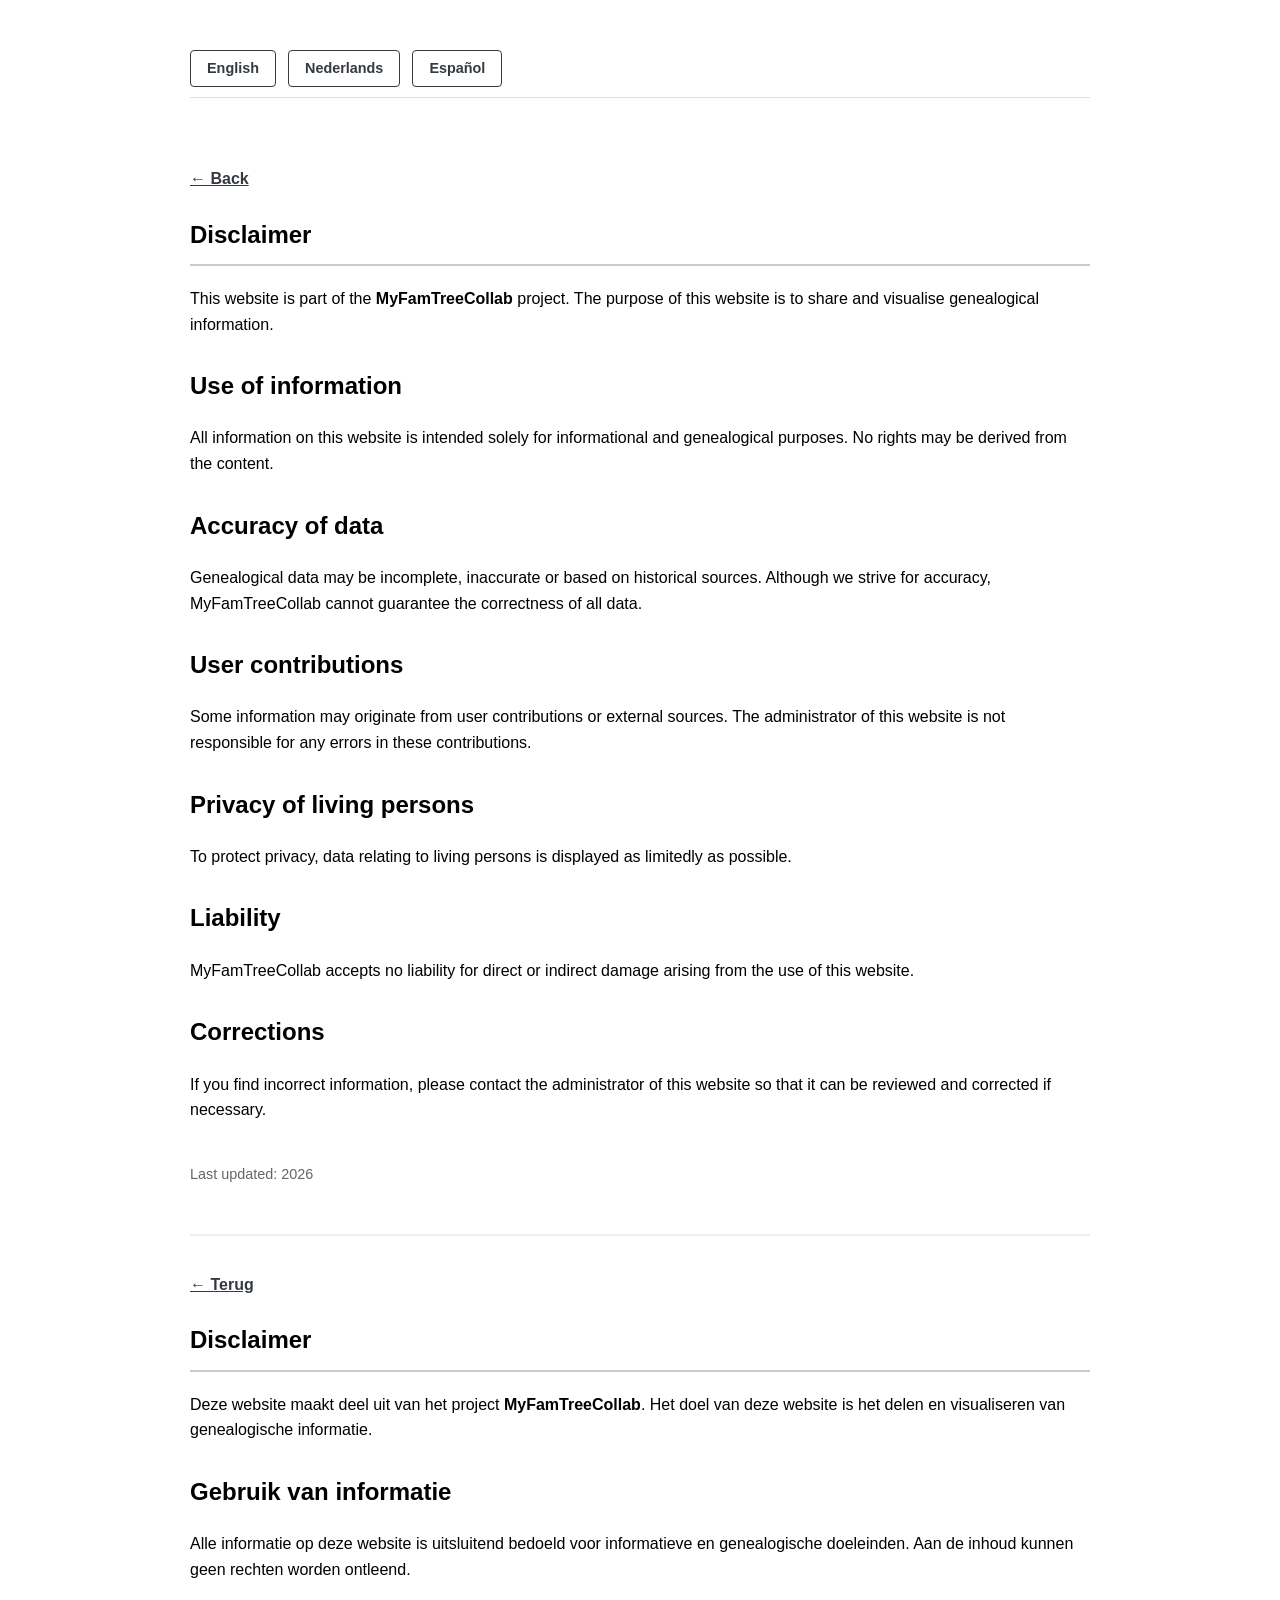
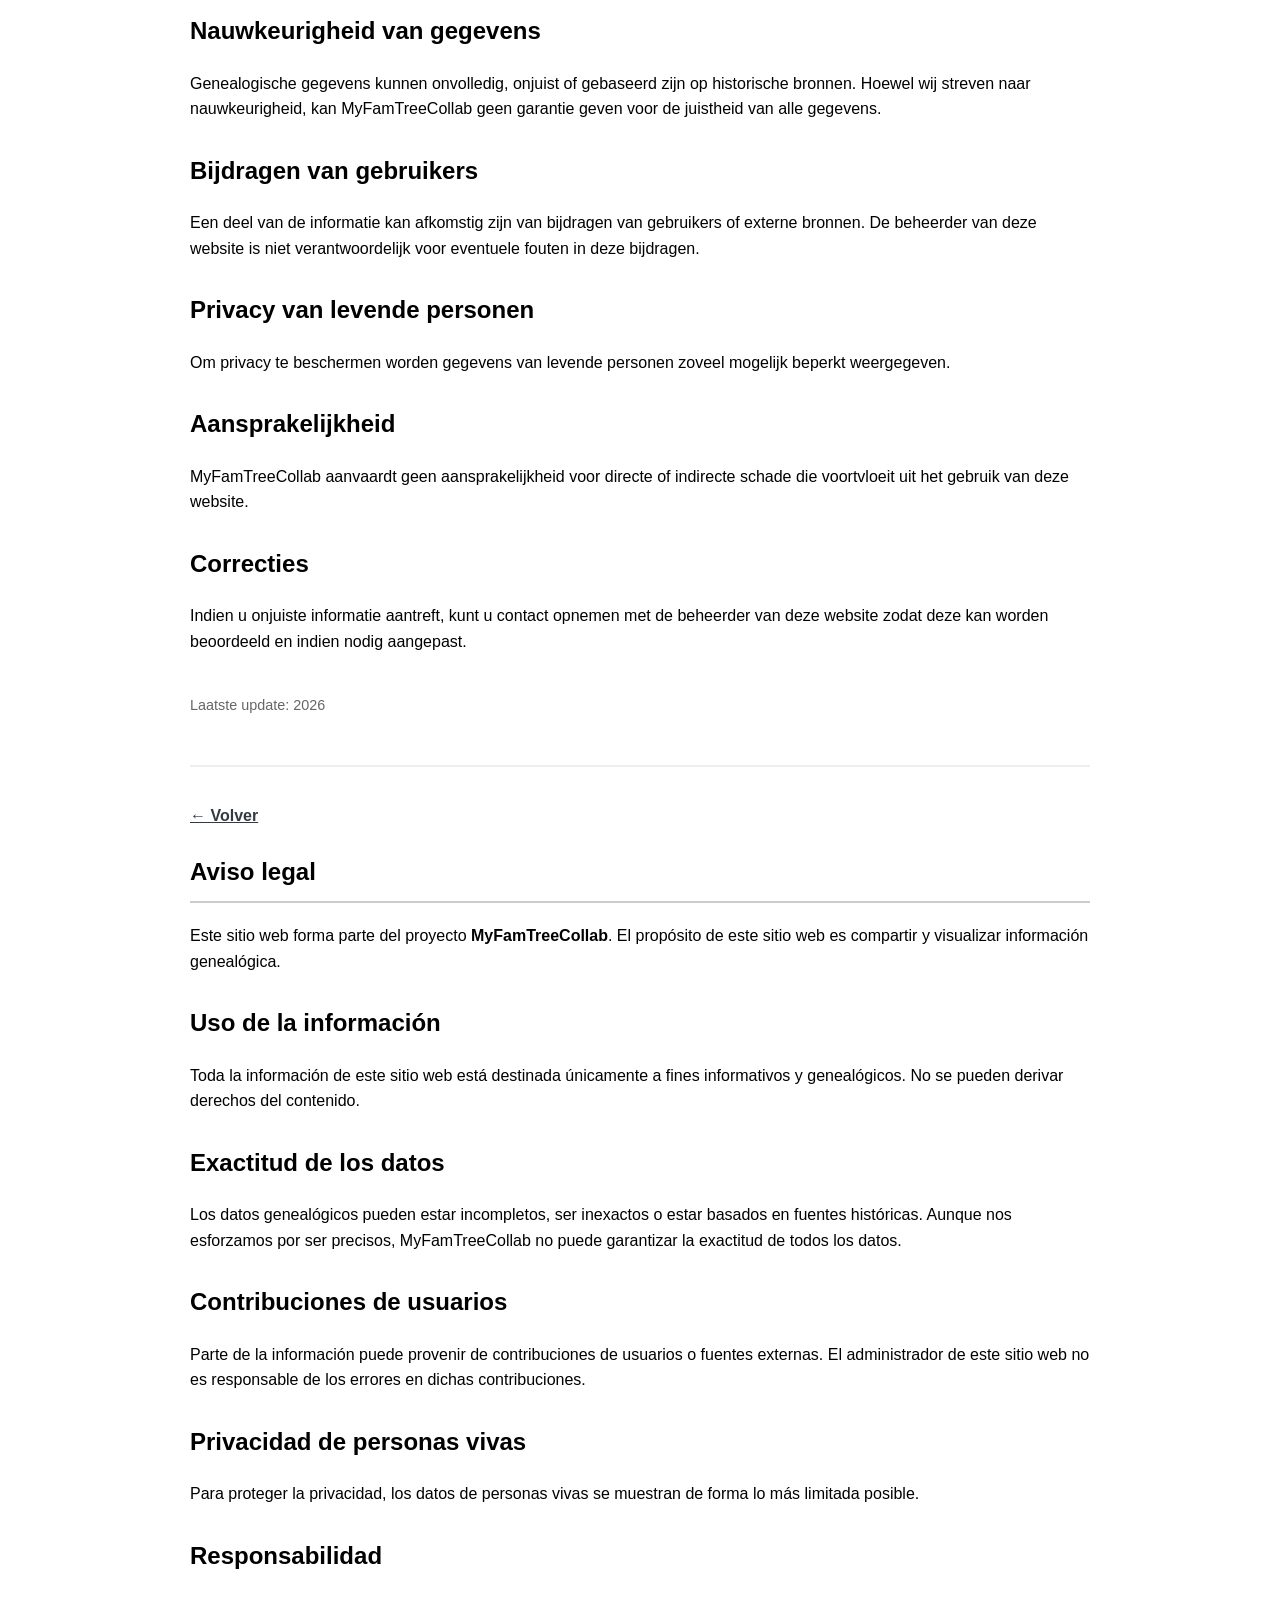
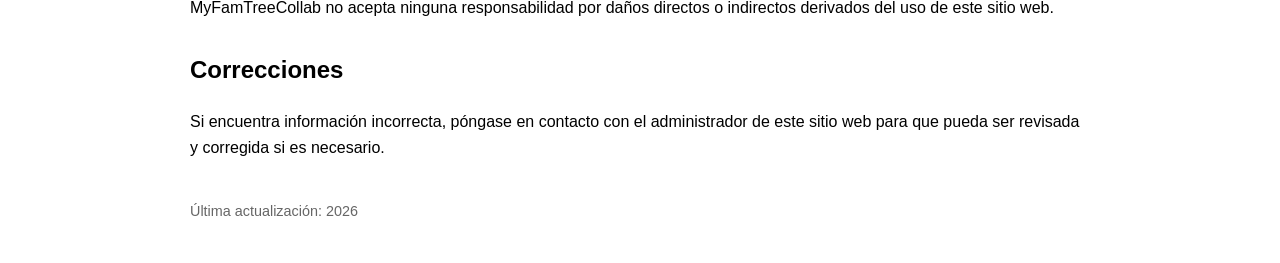
<file: docs/Disclaimer.html>
<!-- ======================= docs/disclaimer.html v1.2.0 =======================
     Wijziging v1.2.0 (sessie 25):
     - Alle drie talen (EN, NL, ES) samengevoegd in één bestand
     - Taalnavigatie bovenaan met ankerlinks
     - Elke sectie heeft eigen ← Back link
     ======================================================================= -->
<!DOCTYPE html>
<html lang="en">
<head>
<meta charset="UTF-8">
<meta name="viewport" content="width=device-width, initial-scale=1.0">
<title>Disclaimer | MyTrailWalks</title>
<style>
body { font-family: Arial, sans-serif; max-width: 900px; margin: 40px auto; padding: 0 20px; line-height: 1.6; }
h1 { border-bottom: 2px solid #ccc; padding-bottom: 10px; }
h2 { margin-top: 30px; }

/* Taalnavigatie balk bovenaan */
.lang-nav {
    position: sticky;
    top: 0;
    background: #fff;
    padding: 10px 0;
    border-bottom: 1px solid #ddd;
    margin-bottom: 32px;
    display: flex;
    gap: 12px;
}
.lang-nav a {
    padding: 6px 16px;
    border: 1px solid #343a40;
    border-radius: 4px;
    color: #343a40;
    text-decoration: none;
    font-weight: bold;
    font-size: 0.9rem;
}
.lang-nav a:hover { background: #343a40; color: #fff; }

/* Scheiding tussen taalsecties */
.lang-section { padding-top: 20px; border-top: 2px solid #eee; margin-top: 48px; }
.lang-section:first-of-type { border-top: none; margin-top: 0; }

.back-link { margin-bottom: 24px; }
.back-link a { color: #343a40; text-decoration: underline; font-weight: bold; }

.last-updated { margin-top: 40px; font-size: 0.9rem; color: #666; }
</style>
</head>
<body>

<!-- ======================= TAALNAVIGATIE ======================= -->
<nav class="lang-nav">
    <a href="#en">English</a>
    <a href="#nl">Nederlands</a>
    <a href="#es">Español</a>
</nav>

<!-- ======================= ENGLISH ======================= -->
<section class="lang-section" id="en">
    <p class="back-link"><a href="javascript:history.back()">← Back</a></p>
    <h1>Disclaimer</h1>
    <p>This website is part of the <strong>MyFamTreeCollab</strong> project. The purpose of this website is to share and visualise genealogical information.</p>
    <h2>Use of information</h2>
    <p>All information on this website is intended solely for informational and genealogical purposes. No rights may be derived from the content.</p>
    <h2>Accuracy of data</h2>
    <p>Genealogical data may be incomplete, inaccurate or based on historical sources. Although we strive for accuracy, MyFamTreeCollab cannot guarantee the correctness of all data.</p>
    <h2>User contributions</h2>
    <p>Some information may originate from user contributions or external sources. The administrator of this website is not responsible for any errors in these contributions.</p>
    <h2>Privacy of living persons</h2>
    <p>To protect privacy, data relating to living persons is displayed as limitedly as possible.</p>
    <h2>Liability</h2>
    <p>MyFamTreeCollab accepts no liability for direct or indirect damage arising from the use of this website.</p>
    <h2>Corrections</h2>
    <p>If you find incorrect information, please contact the administrator of this website so that it can be reviewed and corrected if necessary.</p>
    <p class="last-updated">Last updated: 2026</p>
</section>

<!-- ======================= NEDERLANDS ======================= -->
<section class="lang-section" id="nl">
    <p class="back-link"><a href="javascript:history.back()">← Terug</a></p>
    <h1>Disclaimer</h1>
    <p>Deze website maakt deel uit van het project <strong>MyFamTreeCollab</strong>. Het doel van deze website is het delen en visualiseren van genealogische informatie.</p>
    <h2>Gebruik van informatie</h2>
    <p>Alle informatie op deze website is uitsluitend bedoeld voor informatieve en genealogische doeleinden. Aan de inhoud kunnen geen rechten worden ontleend.</p>
    <h2>Nauwkeurigheid van gegevens</h2>
    <p>Genealogische gegevens kunnen onvolledig, onjuist of gebaseerd zijn op historische bronnen. Hoewel wij streven naar nauwkeurigheid, kan MyFamTreeCollab geen garantie geven voor de juistheid van alle gegevens.</p>
    <h2>Bijdragen van gebruikers</h2>
    <p>Een deel van de informatie kan afkomstig zijn van bijdragen van gebruikers of externe bronnen. De beheerder van deze website is niet verantwoordelijk voor eventuele fouten in deze bijdragen.</p>
    <h2>Privacy van levende personen</h2>
    <p>Om privacy te beschermen worden gegevens van levende personen zoveel mogelijk beperkt weergegeven.</p>
    <h2>Aansprakelijkheid</h2>
    <p>MyFamTreeCollab aanvaardt geen aansprakelijkheid voor directe of indirecte schade die voortvloeit uit het gebruik van deze website.</p>
    <h2>Correcties</h2>
    <p>Indien u onjuiste informatie aantreft, kunt u contact opnemen met de beheerder van deze website zodat deze kan worden beoordeeld en indien nodig aangepast.</p>
    <p class="last-updated">Laatste update: 2026</p>
</section>

<!-- ======================= ESPAÑOL ======================= -->
<section class="lang-section" id="es">
    <p class="back-link"><a href="javascript:history.back()">← Volver</a></p>
    <h1>Aviso legal</h1>
    <p>Este sitio web forma parte del proyecto <strong>MyFamTreeCollab</strong>. El propósito de este sitio web es compartir y visualizar información genealógica.</p>
    <h2>Uso de la información</h2>
    <p>Toda la información de este sitio web está destinada únicamente a fines informativos y genealógicos. No se pueden derivar derechos del contenido.</p>
    <h2>Exactitud de los datos</h2>
    <p>Los datos genealógicos pueden estar incompletos, ser inexactos o estar basados en fuentes históricas. Aunque nos esforzamos por ser precisos, MyFamTreeCollab no puede garantizar la exactitud de todos los datos.</p>
    <h2>Contribuciones de usuarios</h2>
    <p>Parte de la información puede provenir de contribuciones de usuarios o fuentes externas. El administrador de este sitio web no es responsable de los errores en dichas contribuciones.</p>
    <h2>Privacidad de personas vivas</h2>
    <p>Para proteger la privacidad, los datos de personas vivas se muestran de forma lo más limitada posible.</p>
    <h2>Responsabilidad</h2>
    <p>MyFamTreeCollab no acepta ninguna responsabilidad por daños directos o indirectos derivados del uso de este sitio web.</p>
    <h2>Correcciones</h2>
    <p>Si encuentra información incorrecta, póngase en contacto con el administrador de este sitio web para que pueda ser revisada y corregida si es necesario.</p>
    <p class="last-updated">Última actualización: 2026</p>
</section>

</body>
</html>
</file>
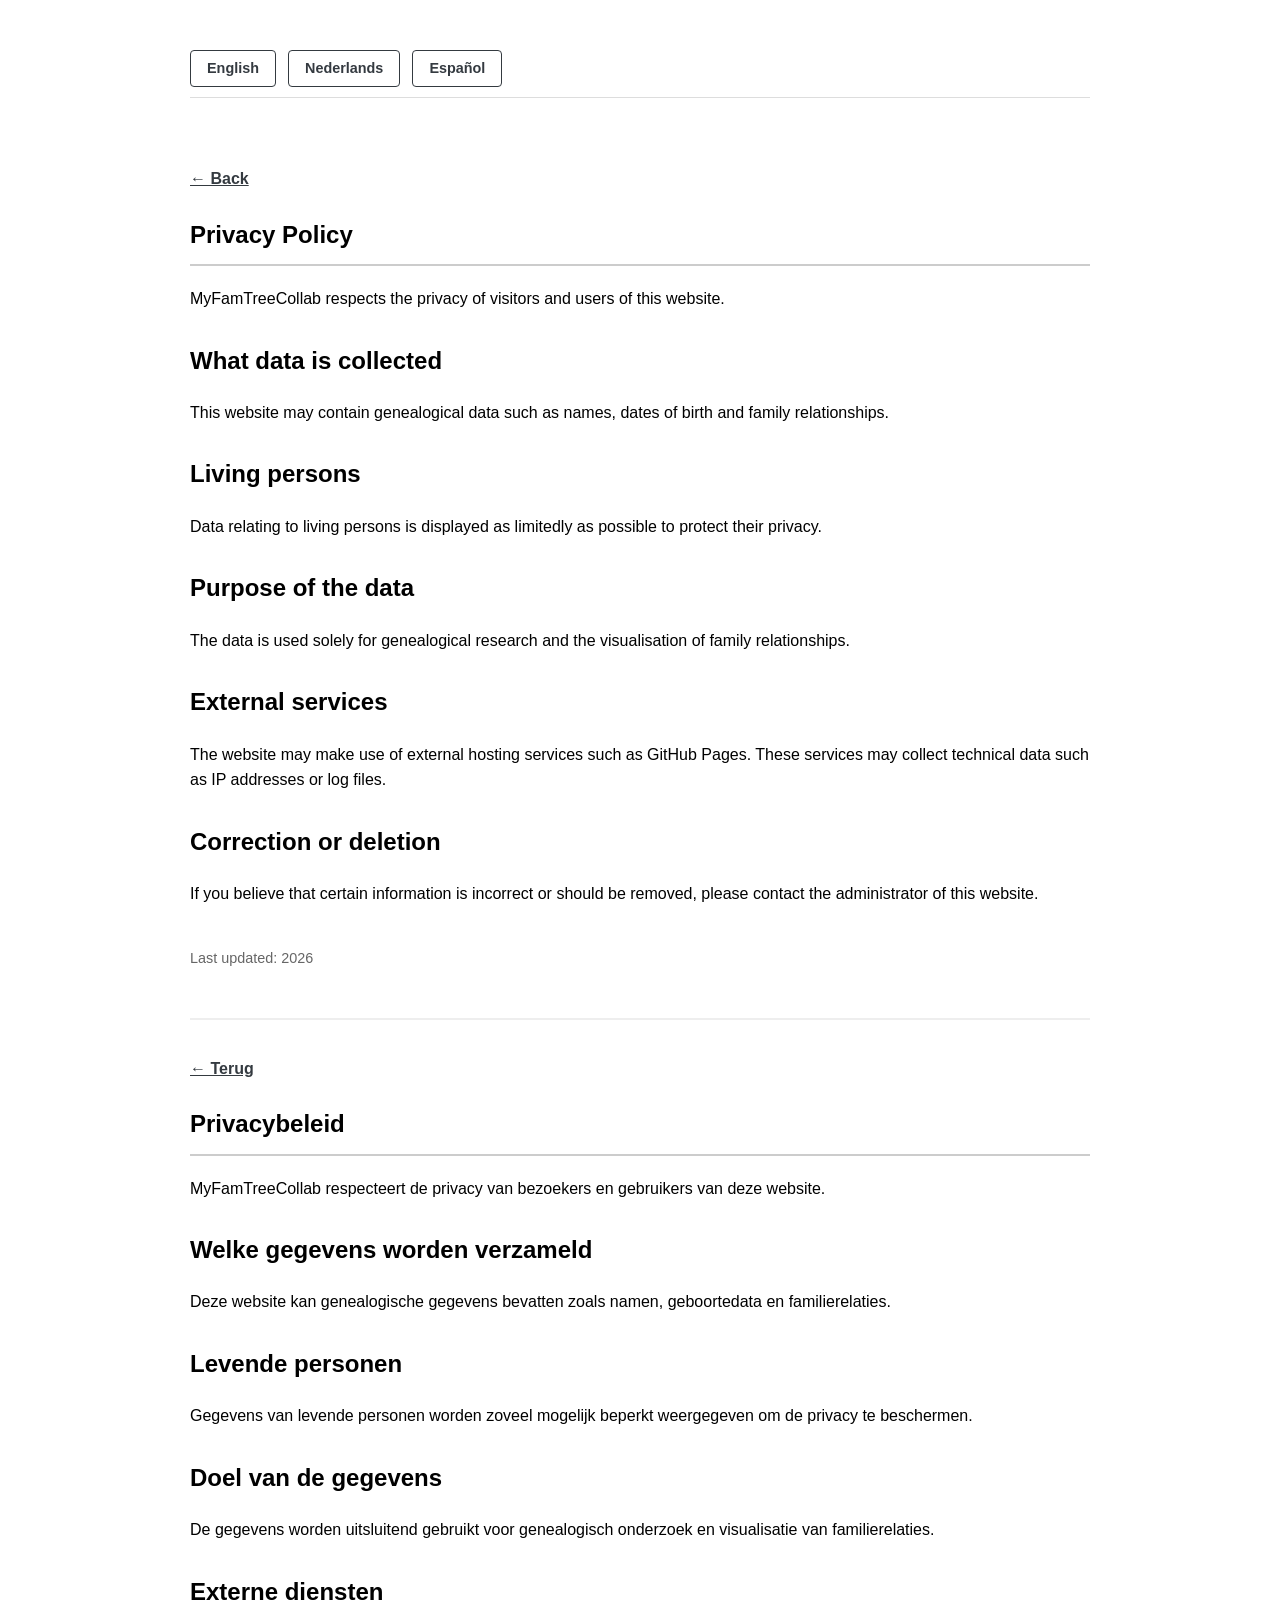
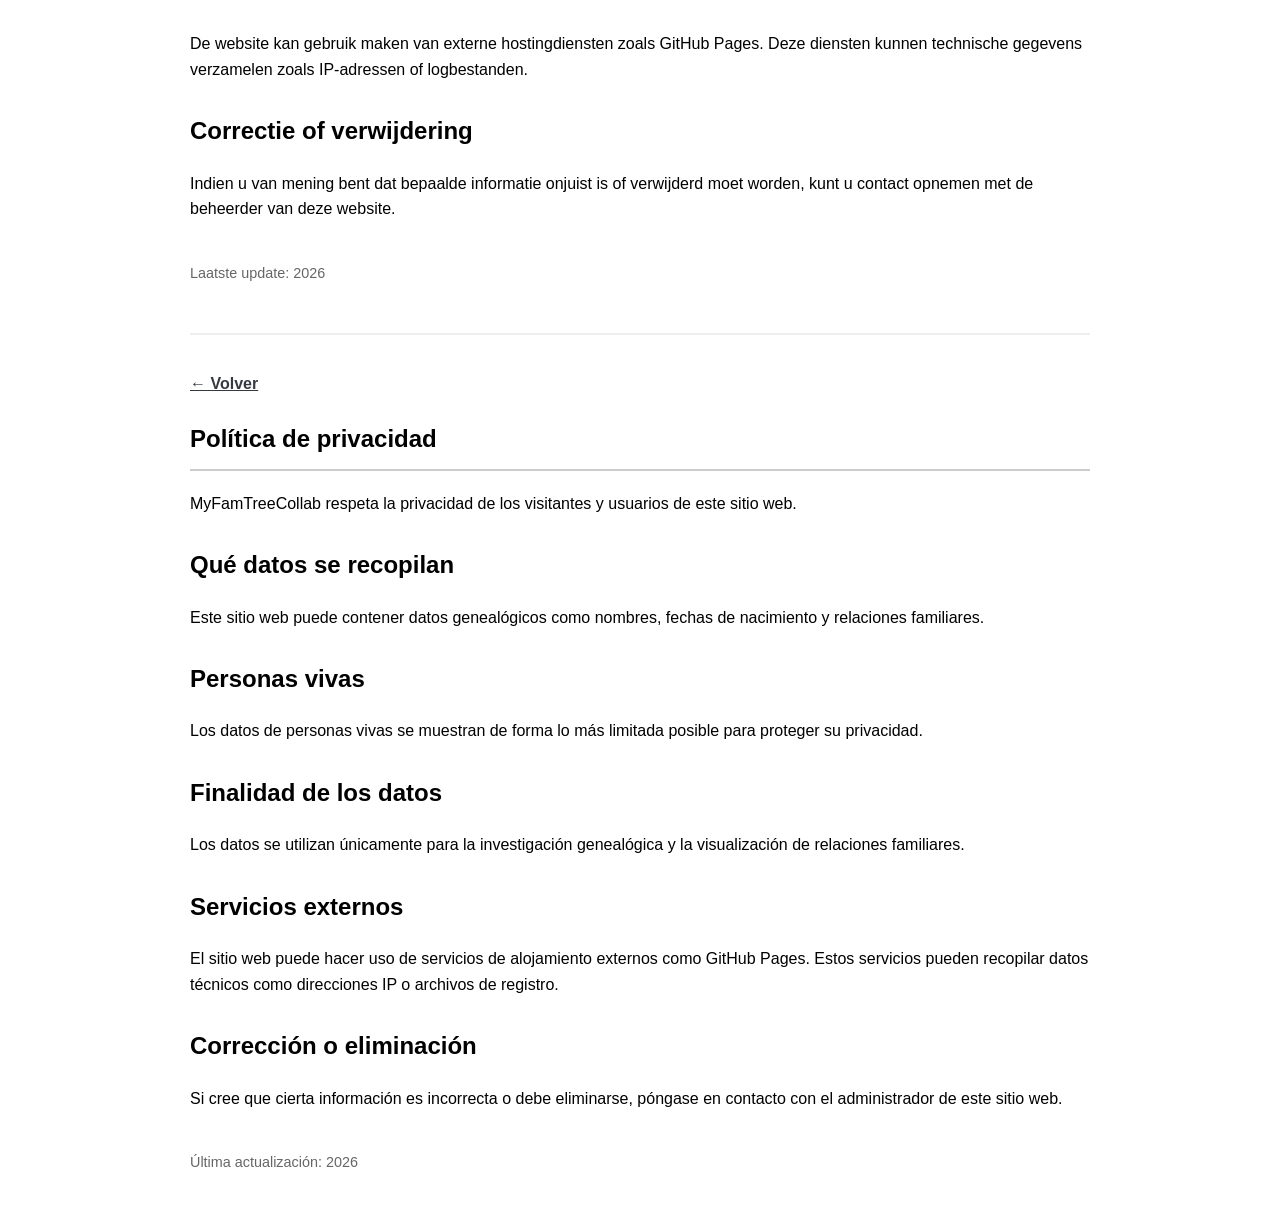
<file: docs/privacy.html>
<!-- ======================= docs/privacy.html v1.2.0 =======================
     Wijziging v1.2.0 (sessie 25):
     - Alle drie talen (EN, NL, ES) samengevoegd in één bestand
     - Taalnavigatie bovenaan met ankerlinks
     - Elke sectie heeft eigen ← Back link
     ======================================================================= -->
<!DOCTYPE html>
<html lang="en">
<head>
<meta charset="UTF-8">
<meta name="viewport" content="width=device-width, initial-scale=1.0">
<title>Privacy Policy | MyTrailWalks</title>
<style>
body { font-family: Arial, sans-serif; max-width: 900px; margin: 40px auto; padding: 0 20px; line-height: 1.6; }
h1 { border-bottom: 2px solid #ccc; padding-bottom: 10px; }
h2 { margin-top: 30px; }

.lang-nav {
    position: sticky;
    top: 0;
    background: #fff;
    padding: 10px 0;
    border-bottom: 1px solid #ddd;
    margin-bottom: 32px;
    display: flex;
    gap: 12px;
}
.lang-nav a {
    padding: 6px 16px;
    border: 1px solid #343a40;
    border-radius: 4px;
    color: #343a40;
    text-decoration: none;
    font-weight: bold;
    font-size: 0.9rem;
}
.lang-nav a:hover { background: #343a40; color: #fff; }

.lang-section { padding-top: 20px; border-top: 2px solid #eee; margin-top: 48px; }
.lang-section:first-of-type { border-top: none; margin-top: 0; }

.back-link { margin-bottom: 24px; }
.back-link a { color: #343a40; text-decoration: underline; font-weight: bold; }

.last-updated { margin-top: 40px; font-size: 0.9rem; color: #666; }
</style>
</head>
<body>

<!-- ======================= TAALNAVIGATIE ======================= -->
<nav class="lang-nav">
    <a href="#en">English</a>
    <a href="#nl">Nederlands</a>
    <a href="#es">Español</a>
</nav>

<!-- ======================= ENGLISH ======================= -->
<section class="lang-section" id="en">
    <p class="back-link"><a href="javascript:history.back()">← Back</a></p>
    <h1>Privacy Policy</h1>
    <p>MyFamTreeCollab respects the privacy of visitors and users of this website.</p>
    <h2>What data is collected</h2>
    <p>This website may contain genealogical data such as names, dates of birth and family relationships.</p>
    <h2>Living persons</h2>
    <p>Data relating to living persons is displayed as limitedly as possible to protect their privacy.</p>
    <h2>Purpose of the data</h2>
    <p>The data is used solely for genealogical research and the visualisation of family relationships.</p>
    <h2>External services</h2>
    <p>The website may make use of external hosting services such as GitHub Pages. These services may collect technical data such as IP addresses or log files.</p>
    <h2>Correction or deletion</h2>
    <p>If you believe that certain information is incorrect or should be removed, please contact the administrator of this website.</p>
    <p class="last-updated">Last updated: 2026</p>
</section>

<!-- ======================= NEDERLANDS ======================= -->
<section class="lang-section" id="nl">
    <p class="back-link"><a href="javascript:history.back()">← Terug</a></p>
    <h1>Privacybeleid</h1>
    <p>MyFamTreeCollab respecteert de privacy van bezoekers en gebruikers van deze website.</p>
    <h2>Welke gegevens worden verzameld</h2>
    <p>Deze website kan genealogische gegevens bevatten zoals namen, geboortedata en familierelaties.</p>
    <h2>Levende personen</h2>
    <p>Gegevens van levende personen worden zoveel mogelijk beperkt weergegeven om de privacy te beschermen.</p>
    <h2>Doel van de gegevens</h2>
    <p>De gegevens worden uitsluitend gebruikt voor genealogisch onderzoek en visualisatie van familierelaties.</p>
    <h2>Externe diensten</h2>
    <p>De website kan gebruik maken van externe hostingdiensten zoals GitHub Pages. Deze diensten kunnen technische gegevens verzamelen zoals IP-adressen of logbestanden.</p>
    <h2>Correctie of verwijdering</h2>
    <p>Indien u van mening bent dat bepaalde informatie onjuist is of verwijderd moet worden, kunt u contact opnemen met de beheerder van deze website.</p>
    <p class="last-updated">Laatste update: 2026</p>
</section>

<!-- ======================= ESPAÑOL ======================= -->
<section class="lang-section" id="es">
    <p class="back-link"><a href="javascript:history.back()">← Volver</a></p>
    <h1>Política de privacidad</h1>
    <p>MyFamTreeCollab respeta la privacidad de los visitantes y usuarios de este sitio web.</p>
    <h2>Qué datos se recopilan</h2>
    <p>Este sitio web puede contener datos genealógicos como nombres, fechas de nacimiento y relaciones familiares.</p>
    <h2>Personas vivas</h2>
    <p>Los datos de personas vivas se muestran de forma lo más limitada posible para proteger su privacidad.</p>
    <h2>Finalidad de los datos</h2>
    <p>Los datos se utilizan únicamente para la investigación genealógica y la visualización de relaciones familiares.</p>
    <h2>Servicios externos</h2>
    <p>El sitio web puede hacer uso de servicios de alojamiento externos como GitHub Pages. Estos servicios pueden recopilar datos técnicos como direcciones IP o archivos de registro.</p>
    <h2>Corrección o eliminación</h2>
    <p>Si cree que cierta información es incorrecta o debe eliminarse, póngase en contacto con el administrador de este sitio web.</p>
    <p class="last-updated">Última actualización: 2026</p>
</section>

</body>
</html>
</file>
